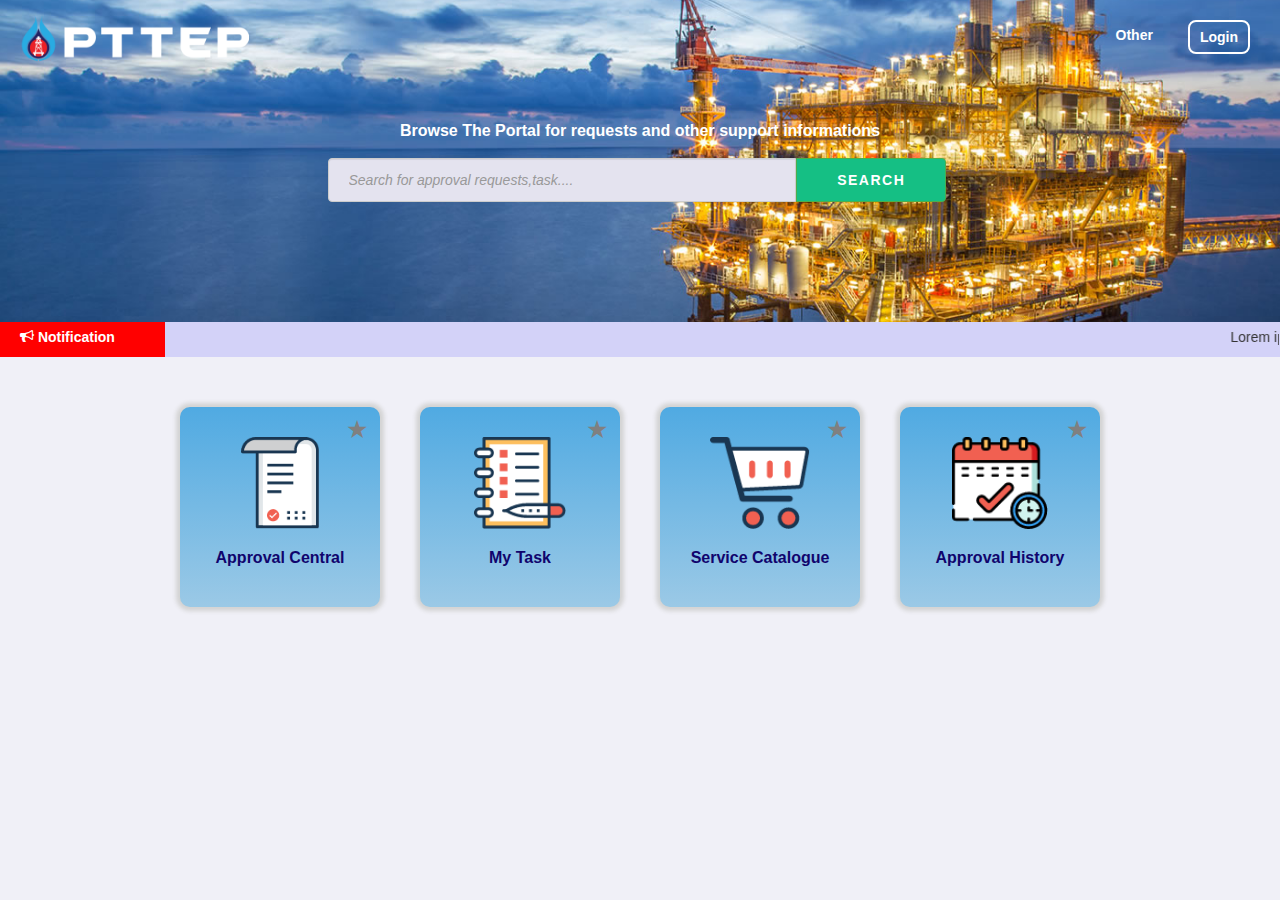
<file: index.html>
<!DOCTYPE html>
<html lang="en">
<head>
    <meta charset="UTF-8">
    <meta name="viewport" content="width=device-width, initial-scale=1.0">
    <meta http-equiv="X-UA-Compatible" content="ie=edge">
    <title>Document</title>

<link rel="stylesheet" href="assets/css/index.css"  >

<link rel="stylesheet" href="https://stackpath.bootstrapcdn.com/font-awesome/4.7.0/css/font-awesome.min.css">

<!-- css only     -->
<link rel="stylesheet" href="https://maxcdn.bootstrapcdn.com/bootstrap/3.4.0/css/bootstrap.min.css">
<!-- JS, Popper.js, and jQuery -->
<script src="https://ajax.googleapis.com/ajax/libs/jquery/3.4.0/jquery.min.js"></script>
<script src="https://maxcdn.bootstrapcdn.com/bootstrap/3.4.0/js/bootstrap.min.js"></script>

</head>
<body>


      <nav class="navbar navbar-default navbar-fixed-top">
            <div class="container-fluid">
              <div class="navbar-header navbar-left pull-left">
                <a href="/" class="navbar-brand">
                    <img src="assets/images/pttep@2x.png"  alt="PTTEP">
                </a>
              </div>

              <div class="navbar-header navbar-right pull-right">
                <ul class="nav navbar-nav navbar-right">
                  <li><a href="">Other</a></li>
                  <li class="login"><a href="">Login</a></li>
                </ul>
              </div>




            </div>
          </nav>


      <div class="banner container-fluid">
          <div class="banner-content">
              <p>Browse The Portal for requests and other support informations</p>
              <div class="input-group">
                <input type="text" class="form-control" placeholder="Search for approval requests,task...." name="search">
                <div class="input-group-btn large">
                  <button class="btn btn-success" type="submit">Search</button>
                </div>
                <div class="input-group-btn small">
                  <button class="btn btn-success" type="submit"><i class="fa fa-search" aria-hidden="true"></i>
                  </button>
                </div>
              </div>
          </div>
        </div>
            <div class="notification">
                <div class="notification-header">
                        <i class="fa fa-bullhorn" aria-hidden="true"></i> &nbsp;<span>
                            Notification

                        </span> 
                </div>
                <div class="notification-body">
                    <marquee behavior="" direction="">
                    Lorem ipsum dolor sit amet consectetur adipisicing elit. Dolorum harum corrupti laudantium tempora nihil, quam id fugiat! Dolorem quas magni nulla illum cum soluta iste eveniet sapiente quo. Dolorem, saepe!
                </marquee>
                </div>
            </div>

      <div class="main-section container">
          <div class="options">
              <div class="card ">
                  <span class="card-star">
                        &#9733;
                  </span>
                  <div class="icon">
                      <img src="assets/images/aprroval_central.png" alt="">
                  </div>
                  <div class="card-name">
                      <h4>Approval Central</h4>
                  </div>
              </div>
              <div class="card ">
                    <span class="card-star">
                            &#9733;
                      </span>
                  <div class="icon">
                      <img src="assets/images/my_task.png" alt="">
                  </div>
                  <div class="card-name">
                      <h4>My Task</h4>
                  </div>
              </div>
              <!-- <div class="card ">
                  <div class="icon">
                      <img src="assets/images/settings.svg" alt="">
                  </div>
                  <div class="card-name">
                      <h4> MY TASK</h4>
                  </div>
              </div> -->
              <div class="card ">
                    <span class="card-star">
                            &#9733;
                      </span>
                  <div class="icon">
                      <img src="assets/images/service_catalogue.png" alt="">
                  </div>
                  <div class="card-name">
                      <h4>Service Catalogue</h4>
                  </div>
              </div>
              <div class="card ">
                    <span class="card-star">
                            &#9733;
                      </span>
                  <div class="icon">
                      <img src="assets/images/approval_history.png" alt="">
                  </div>
                  <div class="card-name">
                      <h4>Approval History</h4>
                  </div>
              </div>
          </div>
      </div>


</body>
</html>
</file>
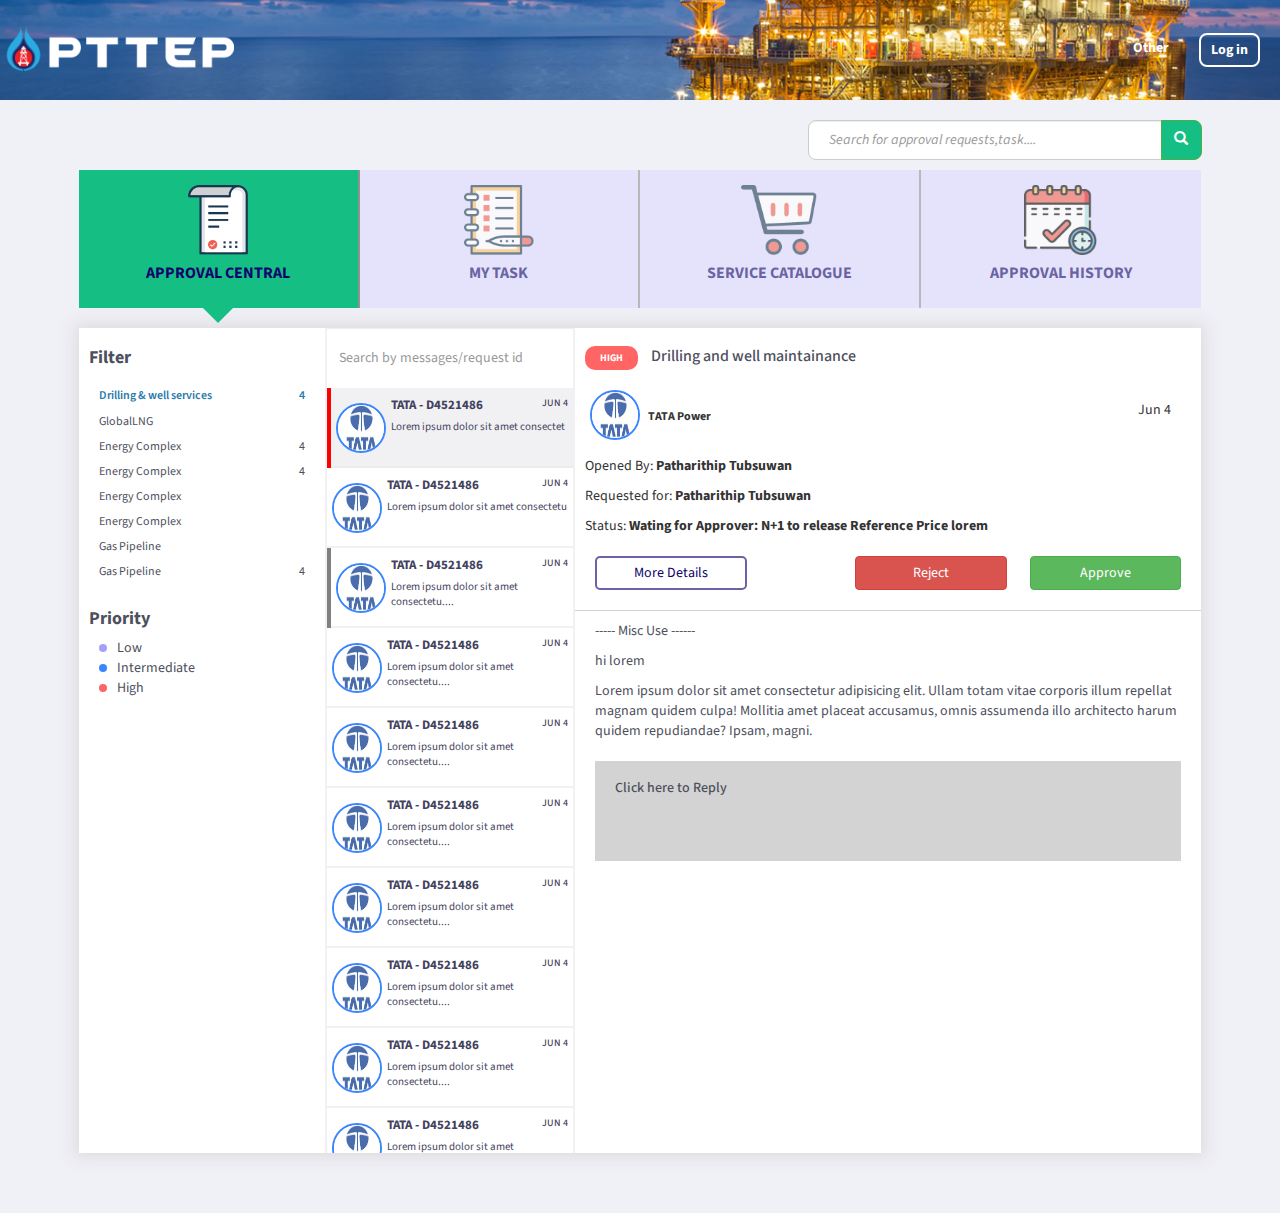
<file: approval.html>
<!DOCTYPE html>
<html lang="en">
<head>
    <meta charset="UTF-8">
    <meta name="viewport" content="width=device-width, initial-scale=1.0">
    <meta http-equiv="X-UA-Compatible" content="ie=edge">
    <title>Document</title>
    <link rel="stylesheet" href="https://stackpath.bootstrapcdn.com/font-awesome/4.7.0/css/font-awesome.min.css">

<link href="https://fonts.googleapis.com/css?family=Source+Sans+Pro:400,600,700&display=swap" rel="stylesheet">


<!--<link rel="stylesheet" href="index.css"  >-->
<link rel="stylesheet" href="assets/css/approval.css"  >
<!-- css only     -->
<link rel="stylesheet" href="https://maxcdn.bootstrapcdn.com/bootstrap/3.4.0/css/bootstrap.min.css">
<!-- JS, Popper.js, and jQuery -->
<script src="https://ajax.googleapis.com/ajax/libs/jquery/3.4.0/jquery.min.js"></script>
<script src="https://maxcdn.bootstrapcdn.com/bootstrap/3.4.0/js/bootstrap.min.js"></script>
</head>
<body>
    


        <div class="header">
            <a href="" class="logo">
                <img src="assets/images/pttep@2x.png" alt="">
            </a>
             <div class="header-right-button">
              <div class="header-button header-other-btn"><a href="">Other</a></div>
              <div class="header-button header-login-btn"><a href="">Log in</a></div>

             </div>
        </div>
<!--
    <nav class="navbar navbar-default navbar-fixed-top">
        <div class="container-fluid">
          <div class="navbar-header">
            <a href="/" class="navbar-brand">
                <img src="assets/images/pttep@2x.png"  alt="PTTEP">
            </a>   
          </div>
          

          
        </div>
      </nav>
-->


    <div class="main-section container">

           <div class="search-box">
            <div class="input-group">
              <input type="text" class="form-control" placeholder="Search for approval requests,task...." name="search">
             
              <div class="input-group-btn small">
                <button class="btn btn-success" type="submit"><span class=" glyphicon glyphicon-search"></span>
            </button>
              </div>
            </div>
            </div>

        <div class="options-nav ">
            <div class="option-item active">
                <div class="icon">
                    <img src="assets/images/aprroval_central.png" alt="">
                </div>
                <div class="option-name">
                    <h4>APPROVAL CENTRAL</h4>
                </div>
            </div>
            <div class="option-item">
                <div class="icon">
                    <img src="assets/images/my_task.png" alt="">
                </div>
                <div class="option-name">
                    <h4>MY TASK</h4>
                </div>
            </div>
            <div class="option-item">
                <div class="icon">
                    <img src="assets/images/service_catalogue.png" alt="">
                </div>
                <div class="option-name">
                    <h4>SERVICE CATALOGUE</h4>
                </div>
            </div>
            <div class="option-item">
                <div class="icon">
                    <img src="assets/images/approval_history.png" alt="">
                </div>
                <div class="option-name">
                    <h4>APPROVAL HISTORY</h4>
                </div>
            </div>
        </div>



        <div class="option-details">
            <div class="side-nav">
                <div class="filter-heading">
                    <h4>Filter</h4>
                </div>

                <div class="filters">
                    <ul>

                        <li  data-toggle="tooltip" data-placement="right" title="Tooltip 1t" class="filter-applied"><div class="filter-text">Drilling & well services</div><span class="filter-number"> 4</span></li>
                        <li  data-toggle="tooltip" data-placement="right" title="Tooltip on 2"><div class="filter-text">GlobalLNG </div></li>
                        <li  data-toggle="tooltip" data-placement="right" title="Tooltip on 3"><div class="filter-text">Energy Complex </div> <span class="filter-number"> 4</span></li>
                        <li  data-toggle="tooltip" data-placement="right" title="Tooltip on 4"><div class="filter-text">Energy Complex </div><span class="filter-number"> 4</span></li>
                        <li  data-toggle="tooltip" data-placement="right" title="Tooltip on 5"><div class="filter-text">Energy Complex </div> <span class="filter-number"> </span></li>
                        <li  data-toggle="tooltip" data-placement="right" title="Tooltip on 6"><div class="filter-text">Energy Complex </div> <span class="filter-number"> </span></li>
                        <li  data-toggle="tooltip" data-placement="right" title="Tooltip on 7"><div class="filter-text">Gas Pipeline </div> <span class="filter-number"> </span></li>
                        <li  data-toggle="tooltip" data-placement="right" title="Tooltip on 8"><div class="filter-text">Gas Pipeline </div> <span class="filter-number"> 4</span></li>
                    </ul>
                </div>

                <div class="priority">
                    <h4>Priority</h4>
                    <ul>
                        <li>Low</li>
                        <li>Intermediate</li>
                        <li>High</li>
                    </ul>
                </div>
            </div>
            <div class="requests">
                <div class="form-group only-web-view">
                    <input type="text" class="form-control" placeholder="Search by messages/request id">
                </div>
                <div class="mobile mobile-back">
                        
                    <h4>
                        <i class="fa fa-chevron-left" aria-hidden="true"></i>
                         Back
                    </h4>

                </div>

                <div class="form-group only-mobile-view">
                    <select class="form-control dropdown">
                      <option>1</option>
                      <option>2</option>
                      <option>3</option>
                      <option>4</option>
                      <option>5</option>
                    </select>
                </div>
                <div class="message-list">
                <div class="message-container high message-active">
                    <div class="message-item  ">
                        <div class="message-logo">
                            <img src="assets/images/tata.jpg" alt="">
                        </div>
                        <div class="message-name">
                            <h4>TATA - D4521486</h4>
                        </div>
                        <div class="message-date">
                            <h4>JUN 4</h4>
                        </div>
                        <div class="message-text">Lorem ipsum dolor sit amet consectet</div>
                        <div class="request-controls mobile mobile-controls">
                            <button class="reject btn btn-danger" data-toggle="modal" data-target="#myModal">Reject</button>
                            <button class="btn btn-success">Approve</button> 
                        </div>
                        <div class=" mobile mobile-more">
                            <button class="more-btn">More Details</button>
                        </div>
                    </div>
                    <div class="more mobile">
                        <p id="request-more-content">
                            Lorem ipsum dolor sit amet consectetur adipisicing elit. Ullam totam vitae corporis illum repellat magnam quidem culpa! Mollitia amet placeat accusamus, omnis assumenda illo architecto harum quidem repudiandae? Ipsam, magni
                        </p>
                        <button class="less-btn">Show Less <i class="fa fa-chevron-up" aria-hidden="true"></i></button>
                     </div>
                </div>



                <div class="message-container">
                    <div class="message-item  ">
                        <div class="message-logo">
                            <img src="assets/images/tata.jpg" alt="">
                        </div>
                        <div class="message-name">
                            <h4>TATA - D4521486</h4>
                        </div>
                        <div class="message-date">
                            <h4>JUN 4</h4>
                        </div>
                        <div class="message-text">Lorem ipsum dolor sit amet consectetu</div>
                        <div class="request-controls mobile mobile-controls">
                            <button class="reject btn btn-danger" data-toggle="modal" data-target="#myModal">Reject</button>
                            <button class="btn btn-success">Approve</button> 
                        </div>
                        <div class=" mobile mobile-more">
                            <button class="more-btn">More Details</button>
                        </div>
                    </div>
                    <div class="more mobile">
                        <p id="request-more-content">
                            Lorem ipsum dolor sit amet consectetur adipisicing elit. Ullam totam vitae corporis illum repellat magnam quidem culpa! Mollitia amet placeat accusamus, omnis assumenda illo architecto harum quidem repudiandae? Ipsam, magni
                        </p>
                        <button class="less-btn">Show Less <i class="fa fa-chevron-up" aria-hidden="true"></i></button>
                     </div>
                </div>


                <div class="message-container low">
                    <div class="message-item  ">
                        <div class="message-logo">
                            <img src="assets/images/tata.jpg" alt="">
                        </div>
                        <div class="message-name">
                            <h4>TATA - D4521486</h4>
                        </div>
                        <div class="message-date">
                            <h4>JUN 4</h4>
                        </div>
                        <div class="message-text">Lorem ipsum dolor sit amet consectetu....</div>
                        <div class="request-controls mobile mobile-controls">
                            <button class="reject btn btn-danger" data-toggle="modal" data-target="#myModal">Reject</button>
                            <button class="btn btn-success">Approve</button> 
                        </div>
                        <div class=" mobile mobile-more">
                            <button class="more-btn">More Details</button>
                        </div>
                    </div>
                    <div class="more mobile">
                        <p id="request-more-content">
                            Lorem ipsum dolor sit amet consectetur adipisicing elit. Ullam totam vitae corporis illum repellat magnam quidem culpa! Mollitia amet placeat accusamus, omnis assumenda illo architecto harum quidem repudiandae? Ipsam, magni
                        </p>
                        <button class="less-btn">Show Less <i class="fa fa-chevron-up" aria-hidden="true"></i></button>
                     </div>
                </div>


                <div class="message-container ">
                    <div class="message-item  ">
                        <div class="message-logo">
                            <img src="assets/images/tata.jpg" alt="">
                        </div>
                        <div class="message-name">
                            <h4>TATA - D4521486</h4>
                        </div>
                        <div class="message-date">
                            <h4>JUN 4</h4>
                        </div>
                        <div class="message-text">Lorem ipsum dolor sit amet consectetu....</div>
                        <div class="request-controls mobile mobile-controls">
                            <button class="reject btn btn-danger" data-toggle="modal" data-target="#myModal">Reject</button>
                            <button class="btn btn-success">Approve</button> 
                        </div>
                        <div class=" mobile mobile-more">
                            <button class="more-btn">More Details</button>
                        </div>
                    </div>
                    <div class="more mobile">
                        <p id="request-more-content">
                            Lorem ipsum dolor sit amet consectetur adipisicing elit. Ullam totam vitae corporis illum repellat magnam quidem culpa! Mollitia amet placeat accusamus, omnis assumenda illo architecto harum quidem repudiandae? Ipsam, magni
                        </p>
                        <button class="less-btn">Show Less <i class="fa fa-chevron-up" aria-hidden="true"></i></button>
                     </div>
                </div>

                <div class="message-container ">
                    <div class="message-item  ">
                        <div class="message-logo">
                            <img src="assets/images/tata.jpg" alt="">
                        </div>
                        <div class="message-name">
                            <h4>TATA - D4521486</h4>
                        </div>
                        <div class="message-date">
                            <h4>JUN 4</h4>
                        </div>
                        <div class="message-text">Lorem ipsum dolor sit amet consectetu....</div>
                        <div class="request-controls mobile mobile-controls">
                            <button class="reject btn btn-danger" data-toggle="modal" data-target="#myModal">Reject</button>
                            <button class="btn btn-success">Approve</button> 
                        </div>
                        <div class=" mobile mobile-more">
                            <button class="more-btn">More Details</button>
                        </div>
                    </div>
                    <div class="more mobile">
                        <p id="request-more-content">
                            Lorem ipsum dolor sit amet consectetur adipisicing elit. Ullam totam vitae corporis illum repellat magnam quidem culpa! Mollitia amet placeat accusamus, omnis assumenda illo architecto harum quidem repudiandae? Ipsam, magni
                        </p>
                        <button class="less-btn">Show Less <i class="fa fa-chevron-up" aria-hidden="true"></i></button>
                     </div>
                </div>
                <div class="message-container ">
                    <div class="message-item  ">
                        <div class="message-logo">
                            <img src="assets/images/tata.jpg" alt="">
                        </div>
                        <div class="message-name">
                            <h4>TATA - D4521486</h4>
                        </div>
                        <div class="message-date">
                            <h4>JUN 4</h4>
                        </div>
                        <div class="message-text">Lorem ipsum dolor sit amet consectetu....</div>
                        <div class="request-controls mobile mobile-controls">
                            <button class="reject btn btn-danger" data-toggle="modal" data-target="#myModal">Reject</button>
                            <button class="btn btn-success">Approve</button> 
                        </div>
                        <div class=" mobile mobile-more">
                            <button class="more-btn">More Details</button>
                        </div>
                    </div>
                    <div class="more mobile">
                        <p id="request-more-content">
                            Lorem ipsum dolor sit amet consectetur adipisicing elit. Ullam totam vitae corporis illum repellat magnam quidem culpa! Mollitia amet placeat accusamus, omnis assumenda illo architecto harum quidem repudiandae? Ipsam, magni
                        </p>
                        <button class="less-btn">Show Less <i class="fa fa-chevron-up" aria-hidden="true"></i></button>
                     </div>
                </div>
                <div class="message-container ">
                    <div class="message-item  ">
                        <div class="message-logo">
                            <img src="assets/images/tata.jpg" alt="">
                        </div>
                        <div class="message-name">
                            <h4>TATA - D4521486</h4>
                        </div>
                        <div class="message-date">
                            <h4>JUN 4</h4>
                        </div>
                        <div class="message-text">Lorem ipsum dolor sit amet consectetu....</div>
                        <div class="request-controls mobile mobile-controls">
                            <button class="reject btn btn-danger" data-toggle="modal" data-target="#myModal">Reject</button>
                            <button class="btn btn-success">Approve</button> 
                        </div>
                        <div class=" mobile mobile-more">
                            <button class="more-btn">More Details</button>
                        </div>
                    </div>
                    <div class="more mobile">
                        <p id="request-more-content">
                            Lorem ipsum dolor sit amet consectetur adipisicing elit. Ullam totam vitae corporis illum repellat magnam quidem culpa! Mollitia amet placeat accusamus, omnis assumenda illo architecto harum quidem repudiandae? Ipsam, magni
                        </p>
                        <button class="less-btn">Show Less <i class="fa fa-chevron-up" aria-hidden="true"></i></button>
                     </div>
                </div>
                <div class="message-container ">
                    <div class="message-item  ">
                        <div class="message-logo">
                            <img src="assets/images/tata.jpg" alt="">
                        </div>
                        <div class="message-name">
                            <h4>TATA - D4521486</h4>
                        </div>
                        <div class="message-date">
                            <h4>JUN 4</h4>
                        </div>
                        <div class="message-text">Lorem ipsum dolor sit amet consectetu....</div>
                        <div class="request-controls mobile mobile-controls">
                            <button class="reject btn btn-danger" data-toggle="modal" data-target="#myModal">Reject</button>
                            <button class="btn btn-success">Approve</button> 
                        </div>
                        <div class=" mobile mobile-more">
                            <button class="more-btn">More Details</button>
                        </div>
                    </div>
                    <div class="more mobile">
                        <p id="request-more-content">
                            Lorem ipsum dolor sit amet consectetur adipisicing elit. Ullam totam vitae corporis illum repellat magnam quidem culpa! Mollitia amet placeat accusamus, omnis assumenda illo architecto harum quidem repudiandae? Ipsam, magni
                        </p>
                        <button class="less-btn">Show Less <i class="fa fa-chevron-up" aria-hidden="true"></i></button>
                     </div>
                </div>
                <div class="message-container ">
                    <div class="message-item  ">
                        <div class="message-logo">
                            <img src="assets/images/tata.jpg" alt="">
                        </div>
                        <div class="message-name">
                            <h4>TATA - D4521486</h4>
                        </div>
                        <div class="message-date">
                            <h4>JUN 4</h4>
                        </div>
                        <div class="message-text">Lorem ipsum dolor sit amet consectetu....</div>
                        <div class="request-controls mobile mobile-controls">
                            <button class="reject btn btn-danger" data-toggle="modal" data-target="#myModal">Reject</button>
                            <button class="btn btn-success">Approve</button> 
                        </div>
                        <div class=" mobile mobile-more">
                            <button class="more-btn">More Details</button>
                        </div>
                    </div>
                    <div class="more mobile">
                        <p id="request-more-content">
                            Lorem ipsum dolor sit amet consectetur adipisicing elit. Ullam totam vitae corporis illum repellat magnam quidem culpa! Mollitia amet placeat accusamus, omnis assumenda illo architecto harum quidem repudiandae? Ipsam, magni
                        </p>
                        <button class="less-btn">Show Less <i class="fa fa-chevron-up" aria-hidden="true"></i></button>
                     </div>
                </div>
                <div class="message-container ">
                    <div class="message-item  ">
                        <div class="message-logo">
                            <img src="assets/images/tata.jpg" alt="">
                        </div>
                        <div class="message-name">
                            <h4>TATA - D4521486</h4>
                        </div>
                        <div class="message-date">
                            <h4>JUN 4</h4>
                        </div>
                        <div class="message-text">Lorem ipsum dolor sit amet consectetu....</div>
                        <div class="request-controls mobile mobile-controls">
                            <button class="reject btn btn-danger" data-toggle="modal" data-target="#myModal">Reject</button>
                            <button class="btn btn-success">Approve</button> 
                        </div>
                        <div class=" mobile mobile-more">
                            <button class="more-btn">More Details</button>
                        </div>
                    </div>
                    <div class="more mobile">
                        <p id="request-more-content">
                            Lorem ipsum dolor sit amet consectetur adipisicing elit. Ullam totam vitae corporis illum repellat magnam quidem culpa! Mollitia amet placeat accusamus, omnis assumenda illo architecto harum quidem repudiandae? Ipsam, magni
                        </p>
                        <button class="less-btn">Show Less <i class="fa fa-chevron-up" aria-hidden="true"></i></button>
                     </div>
                </div>
                <div class="message-container ">
                    <div class="message-item  ">
                        <div class="message-logo">
                            <img src="assets/images/tata.jpg" alt="">
                        </div>
                        <div class="message-name">
                            <h4>TATA - D4521486</h4>
                        </div>
                        <div class="message-date">
                            <h4>JUN 4</h4>
                        </div>
                        <div class="message-text">Lorem ipsum dolor sit amet consectetu....</div>
                        <div class="request-controls mobile mobile-controls">
                            <button class="reject btn btn-danger" data-toggle="modal" data-target="#myModal">Reject</button>
                            <button class="btn btn-success">Approve</button> 
                        </div>
                        <div class=" mobile mobile-more">
                            <button class="more-btn">More Details</button>
                        </div>
                    </div>
                    <div class="more mobile">
                        <p id="request-more-content">
                            Lorem ipsum dolor sit amet consectetur adipisicing elit. Ullam totam vitae corporis illum repellat magnam quidem culpa! Mollitia amet placeat accusamus, omnis assumenda illo architecto harum quidem repudiandae? Ipsam, magni
                        </p>
                        <button class="less-btn">Show Less <i class="fa fa-chevron-up" aria-hidden="true"></i></button>
                     </div>
                </div>
                <div class="message-container ">
                    <div class="message-item  ">
                        <div class="message-logo">
                            <img src="assets/images/tata.jpg" alt="">
                        </div>
                        <div class="message-name">
                            <h4>TATA - D4521486</h4>
                        </div>
                        <div class="message-date">
                            <h4>JUN 4</h4>
                        </div>
                        <div class="message-text">Lorem ipsum dolor sit amet consectetu....</div>
                        <div class="request-controls mobile mobile-controls">
                            <button class="reject btn btn-danger" data-toggle="modal" data-target="#myModal">Reject</button>
                            <button class="btn btn-success">Approve</button> 
                        </div>
                        <div class=" mobile mobile-more">
                            <button class="more-btn">More Details</button>
                        </div>
                    </div>
                    <div class="more mobile">
                        <p id="request-more-content">
                            Lorem ipsum dolor sit amet consectetur adipisicing elit. Ullam totam vitae corporis illum repellat magnam quidem culpa! Mollitia amet placeat accusamus, omnis assumenda illo architecto harum quidem repudiandae? Ipsam, magni
                        </p>
                        <button class="less-btn">Show Less <i class="fa fa-chevron-up" aria-hidden="true"></i></button>
                     </div>
                </div>


                <div class="message-container intermediate">
                    <div class="message-item  ">
                        <div class="message-logo">
                            <img src="assets/images/tata.jpg" alt="">
                        </div>
                        <div class="message-name">
                            <h4>TATA - D4521486</h4>
                        </div>
                        <div class="message-date">
                            <h4>JUN 4</h4>
                        </div>
                        <div class="message-text">Lorem ipsum dolor sit amet consectetu....</div>
                        <div class="request-controls mobile mobile-controls">
                            <button class="reject btn btn-danger" data-toggle="modal" data-target="#myModal">Reject</button>
                            <button class="btn btn-success">Approve</button> 
                        </div>
                        <div class=" mobile mobile-more">
                            <button class="more-btn">More Details</button>
                        </div>
                    </div>
                    <div class="more mobile">
                        <p id="request-more-content">
                            Lorem ipsum dolor sit amet consectetur adipisicing elit. Ullam totam vitae corporis illum repellat magnam quidem culpa! Mollitia amet placeat accusamus, omnis assumenda illo architecto harum quidem repudiandae? Ipsam, magni
                        </p>
                        <button class="less-btn">Show Less <i class="fa fa-chevron-up" aria-hidden="true"></i></button>
                     </div>
                </div>
                </div>
            </div>
            <div class="request-details">
               
                <div class="request-header">
                    <div class="request-priority">
                        <span class="p-high">HIGH</span>
                    </div>
                    <div class="request-title">
                        <h4>Drilling and well maintainance</h4>
                    </div>
                    <div class="request-logo">
                        <div class="message-logo"><img src="assets/images/tata.jpg" alt=""></div>
                        <div class="logo-name">TATA Power</div>
                        <div class="request-date">Jun 4</div>
                    </div>
                    <div class="request-controls">
                          <div class="card-details">
                               <p>Opened By: <strong>Patharithip Tubsuwan</strong></p>
                           <p>Requested for: <strong>Patharithip Tubsuwan</strong></p>
                           <p>Status: <strong>Wating for Approver: N+1 to release Reference Price lorem</strong></p>
                          </div>

                            <button class="more-btn">More Details</button>

                        <button class="reject btn btn-danger" data-toggle="modal" data-target="#myModal" >Reject</button>



                        <button class="btn btn-success">Approve</button> 
                    </div>
                </div>

                <div class="request-content">

                   <p> ----- Misc Use ------</p>
                    <p>hi lorem</p>
                    <p id="request-content-text">Lorem ipsum dolor sit amet consectetur adipisicing elit. Ullam totam vitae corporis illum repellat magnam quidem culpa! Mollitia amet placeat accusamus, omnis assumenda illo architecto harum quidem repudiandae? Ipsam, magni.</p>
                    <div class="reply">
                            <h5>Click here to Reply</h5>
                    </div>
                </div>
            </div>
        </div>

  <!-- Modal for reject button-->
  <div class="modal fade" id="myModal" role="dialog">
    <div class="modal-dialog">

      <!-- Modal content-->
      <div class="modal-content">
        <div class="modal-header">
          <button type="button" class="close" data-dismiss="modal">&times;</button>
          <h4 class="modal-title">Rejection Reason</h4>
        </div>
        <div class="modal-body">
          <p><textarea name="reject-feedback" id="reject-feedback" rows="10"></textarea></p>
        </div>
        <div class="modal-footer">
          <button type="button" class="btn btn-default" data-dismiss="modal">Cancel</button>
          <button type="button" class="btn btn-primary">Submit</button>
        </div>
      </div>
    </div>
  </div>
    </div>


<br>
<br>
<br>

    <script>
        var mobileBox = document.getElementById("request-more-content");
        var text = document.getElementById("request-content-text");

        var btn = document.getElementsByClassName("mobile-more");
        var i=0;
        console.log(btn.length)
        for(i=0;i<btn.length;i++){
            btn[i].addEventListener("click",function(){
                console.log(this)
                var el =  this.parentElement.nextElementSibling
                if(el.classList.contains("show-more")){
                    el.classList.remove("show-more")
                }
                else{
                    el.classList.add("show-more")

                }
            })
        }
        var lbtn = document.getElementsByClassName("less-btn");
        var i=0;
        console.log(lbtn.length)
        for(i=0;i<lbtn.length;i++){
            lbtn[i].addEventListener("click",function(){
                console.log(this)
                this.parentElement.classList.remove("show-more")
            })
        }
    </script>
</body>
</html>
</file>
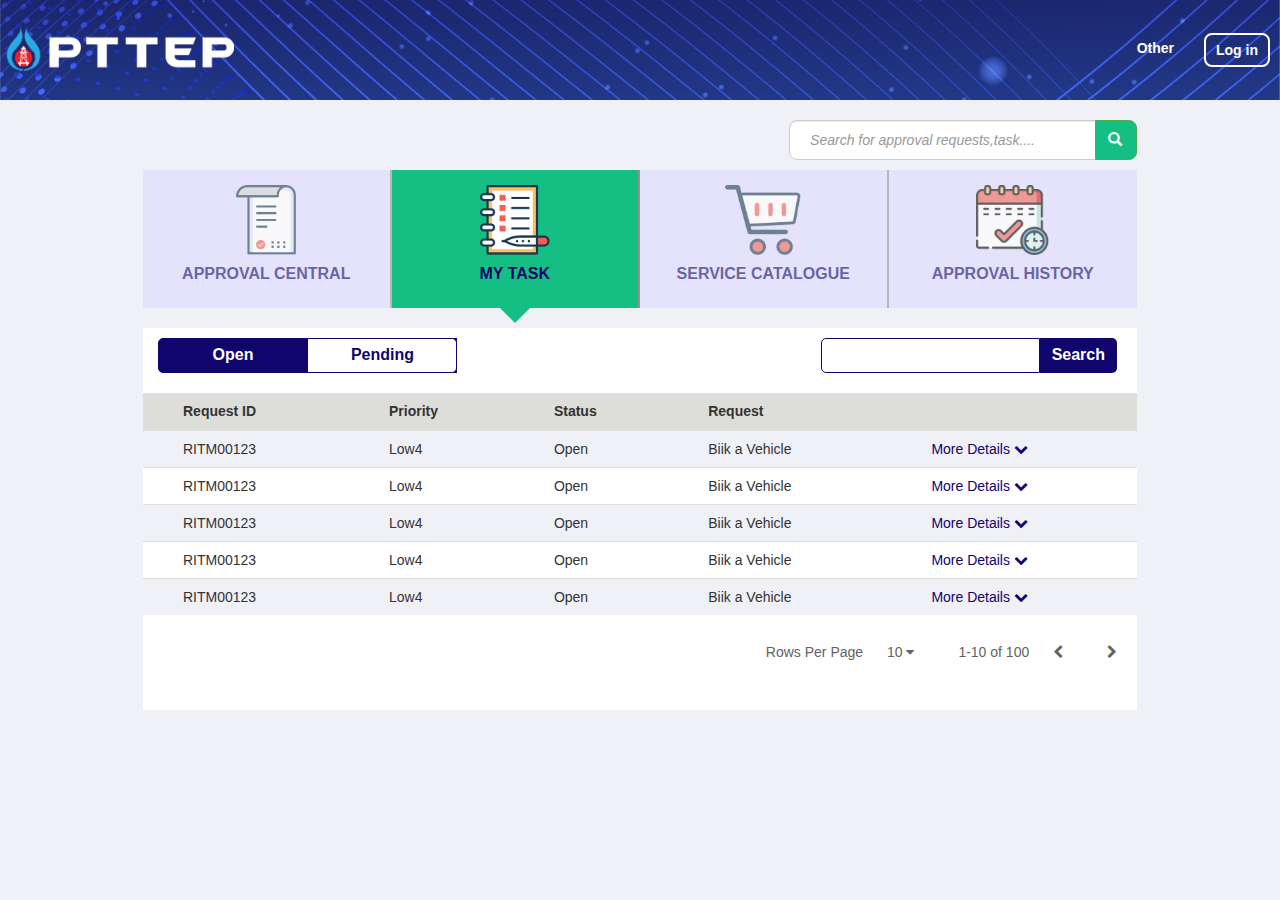
<file: task.html>
<!DOCTYPE html>
<html lang="en">
<head>
    <meta charset="UTF-8">
    <meta name="viewport" content="width=device-width, initial-scale=1.0">
    <meta http-equiv="X-UA-Compatible" content="ie=edge">
    <title>TAsk</title>   
<link rel="stylesheet" href="assets/css/task.css"  >

<link rel="stylesheet" href="https://stackpath.bootstrapcdn.com/font-awesome/4.7.0/css/font-awesome.min.css">

<!-- css only     -->
<link rel="stylesheet" href="https://maxcdn.bootstrapcdn.com/bootstrap/3.4.0/css/bootstrap.min.css">
<!-- JS, Popper.js, and jQuery -->
<script src="https://ajax.googleapis.com/ajax/libs/jquery/3.4.0/jquery.min.js"></script>
<script src="https://maxcdn.bootstrapcdn.com/bootstrap/3.4.0/js/bootstrap.min.js"></script>
</head>
<body>
    <div class="header">
        <a href="" class="logo">
            <img src="assets/images/pttep@2x.png" alt="">
        </a>
         <div class="header-right-button">
          <div class="header-button header-other-btn"><a href="">Other</a></div>
          <div class="header-button header-login-btn"><a href="">Log in</a></div>

         </div>
    </div>


    <div  class="main-section container">

        <div class="search-box">
            <div class="input-group">
              <input type="text" class="form-control" placeholder="Search for approval requests,task...." name="search">
             
              <div class="input-group-btn small">
                <button class="btn btn-success" type="submit"><span class=" glyphicon glyphicon-search"></span>
            </button>
              </div>
            </div>
            </div>

        <div class="options-nav ">
            <div class="option-item">
                <div class="icon">
                    <img src="assets/images/aprroval_central.png" alt="">
                </div>
                <div class="option-name">
                    <h4>APPROVAL CENTRAL</h4>
                </div>
            </div>
            <div class="option-item active">
                <div class="icon">
                    <img src="assets/images/my_task.png" alt="">
                </div>
                <div class="option-name">
                    <h4>MY TASK</h4>
                </div>
            </div>
            <div class="option-item">
                <div class="icon">
                    <img src="assets/images/service_catalogue.png" alt="">
                </div>
                <div class="option-name">
                    <h4>SERVICE CATALOGUE</h4>
                </div>
            </div>
            <div class="option-item">
                <div class="icon">
                    <img src="assets/images/approval_history.png" alt="">
                </div>
                <div class="option-name">
                    <h4>APPROVAL HISTORY</h4>
                </div>
            </div>
        </div>

        <div id="task">
            <div class="task-header">
              <div class="status">

               <button class="open active-task-filter">Open</button>
               <button class="open">Pending</button>
              </div>

                <div class="search-task">
                    <input type="text" placeholder="">
                    <div class="search-task-btn">
                        <button class="">Search</button>
                    </div>
                </div>
            </div>

            <div class="task-list">
                <table class="table table-hover table-striped table-responsive" >
                    <thead>
                        <tr>
                            <th>Request ID</th>
                            <th>Priority</th>
                            <th>Status</th>
                            <th>Request</th>
                            <th></th>
                        </tr>
                    </thead>
                    <tbody>
                        <tr>
                            <td>RITM00123</td>
                            <td>Low4</td>
                            <td>Open</td>
                            <td>Biik a Vehicle</td>
                            <td class="more-details">More Details <i class="fa fa-chevron-down"></i> </td>
                        </tr>
                        <tr>
                            <td>RITM00123</td>
                            <td>Low4</td>
                            <td>Open</td>
                            <td>Biik a Vehicle</td>
                            <td class="more-details">More Details <i class="fa fa-chevron-down"></i> </td>
                        </tr>
                        <tr>
                            <td>RITM00123</td>
                            <td>Low4</td>
                            <td>Open</td>
                            <td>Biik a Vehicle</td>
                            <td class="more-details">More Details <i class="fa fa-chevron-down"></i> </td>
                        </tr>
                        <tr>
                            <td>RITM00123</td>
                            <td>Low4</td>
                            <td>Open</td>
                            <td>Biik a Vehicle</td>
                            <td class="more-details">More Details <i class="fa fa-chevron-down"></i> </td>
                        </tr>
                        <tr>
                            <td>RITM00123</td>
                            <td>Low4</td>
                            <td>Open</td>
                            <td>Biik a Vehicle</td>
                            <td class="more-details">More Details <i class="fa fa-chevron-down"></i> </td>
                        </tr>

                    </tbody>
                    
                </table>
            </div>
            <div class="table-paginator">
                <div class="align-right">
                    <div class="rpp">
                        <h4>Rows Per Page </h4>
                        <span>10 <i class="fa fa-caret-down"></i> </span>
                    </div>
                    <div class="page-control">
                        <div class="current-page">1-10 of 100</div>
                        <span class="page-prev"><i class="fa fa-chevron-left"></i></span>
                        <span class="page-next"><i class="fa fa-chevron-right"></i></span>
                    </div>
                </div>  
            </div>
        </div>




    </div>

</body>
</html>
</file>
<file: assets/css/index.css>
*{
    list-style-type: none;
}
body{
    font-family: 'Source Sans Pro', sans-serif !important;
    background-color: #f0f0f7 !important;
}
nav{
    background: transparent !important;
    border-bottom: none !important;
    border:none !important;
    width: 100% !important;
    position: absolute !important;
}
.nav a{
    color:white !important;
    font-weight: 600
}


.navbar-toggle {
  float: left !important;
  margin-left: 15px;
}

.navbar-header.navbar-right.pull-right {
  margin-right: 30px;
}

.navbar-right > li {
  float: left;
  margin-top: 1rem;
}

.nav ul li{
    margin-right: 2rem !important;
}
.login{
    padding-top:1rem !important;
}
.login a{
    padding-top:0.5rem !important;
    padding-bottom:0.5rem !important;
    padding-left:1rem !important;
    padding-right:1rem !important;
    margin-left: 2rem;
    border-radius: 8px;
    border:2px solid white;
}
.banner{
    padding:12rem 0; 
    background: url("../images/banner_1.jpg") ;
    background-size:cover ;
    background-position: center;
    /* position: absolute; */
    top:0;
    z-index: -1;

}
.banner-content{
    max-width:50%;
    margin:0 auto;

}
.banner-content p{
    text-align: center;
    color:white;
    font-weight: 600;
    font-size: 1.6rem;
    margin-bottom: 15px;
}
.banner-content  .input-group{
    height:4.4rem;
padding:0 !important;
}
.banner-content .input-group input{
    height:4.4rem;
    background-color: #e4e3ef;
    padding:0 2rem;
    font-style: italic;
    color:#727272;
}
.banner-content .input-group-btn button{
    height: 4.4rem;
    min-width:150px;
    text-transform: uppercase;
    font-weight: 600;
    letter-spacing: 1.5px;
    background-color: #15BF84;
    border-top-left-radius: 0;
    border-bottom-left-radius: 0;
}
.notification{
    display: flex;
    flex-direction: row;
}
.notification-header{
    padding: .5rem 2rem;
    padding-right: 5rem;
    background-color: red ;
    color: white;
    font-weight: bold;
    display: flex;
}
.notification-header i{
    margin-top: 2px;
}
.notification-body{
    background-color: #d3d2f8;
    padding: .5rem .1rem;
}
.options{
    display: flex;
    justify-content: center;
    flex-wrap: wrap;
    margin:4rem;
}
.card{
    text-align: center;
    width:200px;
    height:200px;
    display: flex;
    flex-direction: column;
    justify-content: center;
    border-radius: 10px;
    margin:10px 20px;
    background: white;
    box-shadow: 0 0 4px 4px lightgrey;
    cursor: pointer;
    background-image: linear-gradient(to bottom, #50aae2 , #9bc9e6);
    position: relative;
}
.icon{
    width:max-content;
    margin: 0 auto;
}
.card img{
    height:92px;
    margin:0 auto;
}
.card-star{
    color: grey;
    position: absolute;
    right: 1.2rem;
    top:.5rem;
    z-index: 99;
    font-size: 2.5rem;
}
.card-name h4{
    color:#10046D;
    font-weight: bolder;
    text-align: center;
    margin-top:20px; 
    font-size: 16px;
}


@media only screen and (max-width: 37.5em) {
    .card{
        height: 118px;
        width: 118px;
    }
    .card img{
        height:54px;
    }
    .card-name h4{
        font-size: 8px;
    }
    .banner{
        /* height: 10px;    */
    }
}
.small button{
    display: none ;
    height: 100%;
        min-width:30px !important;
        transform: translateX(-10px);
        text-transform: uppercase;
        font-weight: 600;
        letter-spacing: 1.5px;
 }
 .large button{
     display: block;
 }

@media (max-width:900px){
    .banner-content{
        max-width: 70%
    }
}

@media (max-width:700px){
    .notification-header{
        padding: .5rem 1rem;
        font-size: 1.3rem;
        padding-right: 1rem;
        background-color: red ;
        color: white;
        font-weight: bold;
        display: flex;
        align-items: center;
    }
    .notification-header i{
        margin-top: 1px;
    }
    .notification-body{
        background-color: #d3d2f8;
        padding: .8rem .1rem;
        font-size: 1.3rem;
    }
    .large button{
       display: none !important;
    }
    .banner-content  .input-group{
        height:3rem;
    }
    .small button{
        display: block;
        
    }
    .banner-content{
        max-width:80%;
        margin:0 auto;
    
    }
    .login{
        padding-top: .5rem !important;
    }
    
}
@media (max-width:570px){
    .options{
        margin: 0;
    }
    .navbar-brand img{
        max-width:200px;
    }
    .banner{

        height: 220px;
    }

}
@media (max-width:370px){
    .navbar-brand img{
        max-width:125px;
    }
    .card{
        margin:10px;
    }
    .banner{
        padding-top: 8rem;
        padding-bottom: 2rem;
    }
    .banner-content  .input-group{
    padding:0 !important;
    margin-bottom: 90px;
    }

    
    
}
@media (max-width:280px){
    .navbar-brand img{
        max-width:100px;
    }
    nav ul li a{
        padding:8px  0!important;
    }

    
}
</file>
<file: index.css>
*{
    list-style-type: none;
}
body{
    font-family: 'Source Sans Pro', sans-serif !important;
    background-color: #f0f0f7 !important;
}
nav{
    background: transparent !important;
    border-bottom: none !important;
    border:none !important;
    width: 100% !important;
    position: absolute !important;
}
.nav a{
    color:white !important;
    font-weight: 600
}


.navbar-toggle {
  float: left !important;
  margin-left: 15px;
}

.navbar-header.navbar-right.pull-right {
  margin-right: 15px;
}

.navbar-right > li {
  float: left;
}

.nav ul li{
    margin-right: 1rem !important;
}
.login{
    padding-top:1rem !important;
}
.login a{
    padding-top:0.5rem !important;
    padding-bottom:0.5rem !important;
    padding-left:1rem !important;
    padding-right:1rem !important;
    margin-left: 2rem;
    border-radius: 8px;
    border:2px solid white;
}
.banner{
    padding:12rem 0; 
    background: url("assets/images/Artboard.png") ;
    background-size:cover ;
    /* position: absolute; */
    top:0;
    z-index: -1;

}
.banner-content{
    max-width:50%;
    margin:0 auto;

}
.banner-content p{
    text-align: center;
    color:white;
    font-weight: 600;
    font-size: 1.6rem;
    margin-bottom: 15px;
}
.banner-content  .input-group{
    height:4.4rem;
padding:0 !important;
}
.banner-content .input-group input{
    height:4.4rem;
    background-color: #e4e3ef;
    padding:0 2rem;
    font-style: italic;
    color:#727272;
}
.banner-content .input-group-btn button{
    height: 4.4rem;
    min-width:150px;
    text-transform: uppercase;
    font-weight: 600;
    letter-spacing: 1.5px;
    background-color: #15BF84;
    border-top-left-radius: 0;
    border-bottom-left-radius: 0;
}
.options{
    display: flex;
    justify-content: center;
    flex-wrap: wrap;
    margin:4rem;
}
.card{
    width:200px;
    height:200px;
    display: flex;
    flex-direction: column;
    justify-content: center;
    border-radius: 10px;
    margin:10px 20px;
    background: white;
    box-shadow: 0 0 4px 4px lightgrey;
}
.icon{
    width:max-content;
    margin: 0 auto;
}
.card img{
    height:92px;
    margin:0 auto;
}
.card-name h4{
    color:#10046D;
    font-weight: bolder;
    text-align: center;
    margin-top:20px; 
    font-size: 16px;
}


@media only screen and (max-width: 37.5em) {
    .card{
        height: 118px;
        width: 118px;
    }
    .card img{
        height:54px;
    }
    .card-name h4{
        font-size: 8px;
    }
    .banner{
        /* height: 10px;    */
    }
}
.small button{
    display: none ;
    height: 100%;
        min-width:30px !important;
        transform: translateX(-10px);
        text-transform: uppercase;
        font-weight: 600;
        letter-spacing: 1.5px;
 }
 .large button{
     display: block;
 }

@media (max-width:900px){
    .banner-content{
        max-width: 70%
    }
}

@media (max-width:700px){
    .large button{
       display: none !important;
    }
    .banner-content  .input-group{
        height:3rem;
    }
    .small button{
        display: block;
        
    }
    .banner-content{
        max-width:80%;
        margin:0 auto;
    
    }
    .login{
        padding-top: .5rem !important;
    }
    
}
@media (max-width:570px){
    .options{
        margin: 0;
    }
    .navbar-brand img{
        max-width:200px;
    }
    .banner{

        height: 220px;
    }

}
@media (max-width:370px){
    .navbar-brand img{
        max-width:125px;
    }
    .card{
        margin:10px;
    }
    .banner{
        padding-top: 8rem;
        padding-bottom: 2rem;
    }
    .banner-content  .input-group{
    padding:0 !important;
    margin-bottom: 90px;
    }

    
}
@media (max-width:280px){
    .navbar-brand img{
        max-width:100px;
    }
    nav ul li a{
        padding:8px  0!important;
    }

    
}
</file>
<file: assets/css/approval.css>
* {
    list-style-type: none;
}

body {
    font-family: 'Source Sans Pro', sans-serif !important;
    background-color: #f0f0f7 !important;
}

.header {
    background: url("../images/banner_1.jpg");
    background-size: cover;
    background-position: center;
    height: 100px;
    display: flex;
    align-items: center;
    justify-content: space-between;
}

.header-right-button {
    display: flex;
    align-content: center;
    margin-right: 1rem;
}

.header-other-btn {
    padding: 5px 10px;
}

.header-login-btn {
    border: 2px solid white;
    padding: 5px 10px;
    border-radius: 8px;
}

.header-button {
    margin: 0 10px;
}

.header-button a {
    color: white;
    text-decoration: none;
    font-weight: bold;
}

.header-button a:hover {
    color: white;
}

.logo {
    /*   padding-left: 20px;*/
}

.login {
    padding-top: 1rem !important;
}

.login a {
    padding-top: 0.5rem !important;
    padding-bottom: 0.5rem !important;
    padding-left: 1rem !important;
    padding-right: 1rem !important;
    margin-left: 2rem;
    border-radius: 8px;
    border: 2px solid white;
}


.icon {
    width: max-content;
    margin: 0 auto;
}

.small button {
    display: none;
    height: 100%;
    min-width: 30px !important;
    transform: translateX(-10px);
    text-transform: uppercase;
    font-weight: 600;
    letter-spacing: 1.5px;
}

.large button {
    display: block;
}

.main-section {
    width: 90% !important;
    min-width: 800px;
    max-width: 100%;
    margin-top: 2rem;
}

.search-box {
    margin-bottom: 10px;
    width: 36%;
    margin-left: 65%;
}

.search-box .input-group {
    height: 40px;
    padding: 0 !important;
}

.search-box .input-group input {
    height: 40px;
    padding: 0 2rem;
    font-style: italic;
    color: #727272;
    border-top-left-radius: 8px;
    border-bottom-left-radius: 8px;
}

.search-box .input-group-btn button {
    z-index: 99;
    height: 40px;
    min-width: 150px;
    text-transform: uppercase;
    font-weight: 600;
    letter-spacing: 1.5px;
    background-color: #15BF84;
    border-top-left-radius: 0;
    border-bottom-left-radius: 0;
    border-top-right-radius: 8px;
    border-bottom-right-radius: 8px;
    margin-right: 0;
}

.search-box .input-group .form-control:focus {
    z-index: 1;
}

.small button {
    display: block;
}

.options-nav {
    margin-bottom: 2rem;
    display: flex;
    flex-direction: row;
    width: 100%;
}

.option-item {
    padding: 1.5rem 3rem;
    background-color: #DDDBFF;
    opacity: 0.6;
    cursor: pointer;
    width:25%;
}

.option-item:not(:last-child) {
    border-right: 2px solid #939292;
}

.option-name h4 {
    font-size: 16px;
    color: #10046D;
    font-weight: bolder;
    text-align: center;
}

.active {
    background-color: #15BF84 !important;
    opacity: 1;
    position: relative;
}

.active::after {
    content: "";
    display: block;
    position: absolute;
    bottom: 0;
    left: 50%;
    transform: translate(-50%, 100%);
    width: 0px;
    height: 0px;
    border-right: 15px solid transparent;
    border-left: 15px solid transparent;
    border-top: 15px solid #15BF84;
    border-bottom: 15px solid transparent;
}

.option-details {
    display: flex;
    flex-direction: row;
    width: 100%;
    background-color: white;
    box-shadow: 0px 0px 15px 5px rgba(214, 214, 214, 0.65);
}
.side-nav{
    width: 50%;
}
.requests{
    width: 50%;
}
.side-nav,
.requests {
    box-sizing: border-box;
    border-right: 2px solid rgba(232, 232, 232, 0.62);
}

.side-nav .filter-heading {
    margin-top: 20px;
    color: #4D4F5C;
}

.filter-heading h4 {
    margin-left: 1rem;
    font-weight: bold;
}

.side-nav .filter-btn,
.requests .form-group {
    text-align: center;
    padding-top: 1.25rem;
    height: 6rem;
}

.filter-text {
    max-width: 90%;
    display: inline-block;
}

.dropdown {
    border-radius: 15px;
    width: 100%;
}

#reject-feedback {
    width: 100%;
    border: 1px solid #2c2c2c;
    outline: none;
}

.requests .form-group {
    margin-bottom: 0;
    padding-top: 0;
}

.requests .form-group input {
    height: 100%;
    border-radius: 0;
    outline: none;
    border: none;
}

.filters ul {
    padding: 1rem 2rem;
    color: #4D4F5C;
}

.filters ul li {
    margin-bottom: .8rem;
    font-size: 12px;
    cursor: pointer;
}

.filter-applied {
    color: rgb(40, 122, 170);
    font-weight: 600;
}

.filter-number {
    float: right;
}

.priority {
    color: #4D4F5C;
}

.priority h4 {
    margin-left: 1rem;
    font-weight: bold;
}

.priority ul li::before {
    content: "";
    font-weight: bold;
    display: inline-block;
    margin-left: -1.4em;
    border-radius: 50%;
    height: 8px;
    width: 8px;
    margin-right: 10px;
}

.priority ul li:nth-child(1)::before {
    background-color: #A3A0FB;
}

.priority ul li:nth-child(2)::before {
    background-color: #3B86FF;
}

.priority ul li:nth-child(3)::before {
    background-color: #FF6565;
}
.message-list{
    max-height: 85vh;
    overflow-y: scroll;
}
.message-item {
    color: #43425D;
    height: 80px;
    padding: 0;
    position: relative;
    border-bottom: 2px solid rgba(232, 232, 232, 0.62);
}

.message-logo {
    display: inline-block;
    height: 100%;
    width: 60px;
    /* outline: 2px solid red; */
    padding-top: 15px;
    /*    background-color: red;*/
}

.message-logo img {
    border-radius: 50%;
    display: block;
    width: 50px;
    height: 50px;
    margin: 0 auto;
    border: 2px solid #3B86FF;
    /* outline: 2px solid red; */
}

.message-name {
    display: inline-block;
    width: 180px;
    position: absolute;
    top: 0;
    left: 60px;
}

.message-name h4 {
    font-size: 13px;
    font-weight: bold;
}

.message-text {
    position: absolute;
    top: 40%;
    left: 60px;
    font-size: 11px;
}

.message-date {
    position: absolute;
    top: 0;
    right: 0;
    margin-right: 5px;
    color: #43425D;
}

.message-date h4 {
    font-size: 10px;

}

.high {
    border-left: 4px solid red;
}

.intermediate {
    border-left: 4px solid blue;
}

.low {
    border-left: 4px solid gray;
}

.request-priority {
    display: inline-block;
    width: max-content;
}

.request-header {
    border-bottom: 1px solid lightgray;
    padding: 1rem;
}

.p-high {
    padding: 5px 15px;
    border-radius: 10px;
    color: white;
    font-size: 10px;
    font-weight: bold;
    background-color: #FF6565;
}

.request-title {
    display: inline-block;
    margin-left: 1rem;
}

.request-title h4 {
    font-size: 16px;
    color: #4D4F5C;
}

.request-logo {}

.request-logo .logo-name {
    display: inline-block;
    font-weight: bold;
    font-size: 12px;
    transform: translateY(-20px);
}

.request-date {
    float: right;
    margin-right: 20px;
    transform: translateY(25px);
}

.request-controls {
    text-align: right;
}

.card-details {
    margin-top: 10px;
    text-align: left;
}

.request-controls button {
    margin: 1rem;
    width: 25% !important;
}

.request-content {
    padding: 1rem 2rem;
    font-size: 14px;
    color: #4D4F5C;
}

.reply {
    background-color: lightgray;
    padding: 1rem 2rem;
    height: 100px;
    margin-top: 2rem;
    ;
}

.mobile {
    display: none;
}

.only-mobile-view {
    display: none;
}

.message-active {
    background: #f1f1f3;
}

.more-btn {
    background: none;
    border: 2px solid rgba(16, 4, 109, 0.62);
    color: #10046D;
    border-radius: 5px;
    padding: .5rem;
}

.request-details .more-btn {
    float: left;
}


.option-item .icon {
    height: 70px;
}

.option-item .icon img {
    height: 100%;
!important;
    display: block;
    margin:0 auto;

}

@media (max-width:1130px) {
    .message-name h4 {
        font-size: 12px;
    }
}

@media (max-width:975px) {
    .main-section {
        width: 80%;
    }

    .message-logo {
        width: 50px;
    }

    .message-logo img {
        width: 35px;
        height: 35px;
    }
}

@media (max-width:800px) {
    .only-web-view{
        display: none !important;
    }
    .header {
        height: 70px;
    }

    .logo {
        padding-left: 10px;
        max-width: 150px;
    }

    .logo img {
        max-width: 100%;

    }

    .main-section {
        width: 100% !important;
        min-width: auto;
        max-width: auto;
        padding-top: 0;
    }

    .search-box {
        margin: 15px auto;
        width: 90%;
    }

    .mobile {
        display: block;
    }

    .container {
        padding: 0 !important;
    }

    .active::after {
        display: none;
    }
    .requests{
        width: 100%;
    }
    .options-nav {
        margin-top: 0;
    }

    .option-item {
        padding: 0.2rem 1rem;;
        height: 70px;
        text-align: center;
    }

    .requests {
        border: none;
    }

    .requests .form-group {
        display: inline-block;
        width: 80%;
        position: relative;
        padding-top: 1rem;
    }

    .requests .form-group input {
        height: 60%;
        width: 75% !important;
        border-radius: 10px;
        border: 1px solid #10046D;
        font-size: 10px;
    }

    .requests .form-group i {
        display: inline-block;
        position: absolute;
        top: 0;
        height: 60%;
        width: 12%;
        color: #10046D;
        font-size: 24px;
        padding: .5rem;
        margin-top: 1rem;
        margin-right: 0;
    }

    .requests .form-group i:nth-child(3) {
        right: 0;

    }

    .requests .form-group i:nth-child(2) {
        right: 12%;
    }

    .mobile-back {
        width: 15%;
    }

    .option-name h4 {
        font-size: 10px;
    }

    .option-name {

        padding-left: 0;
        padding-right: 0;
    }

    .option-item .icon {
        margin-top: 5px;
        height: 30px;
    }

    /*
    .option-item .icon img{
        height: 30px;
        width: 30px;
    }
*/
    .option-details {
        padding: 1rem;

    }

    .mobile-back {
        display: inline-block;
    }

    .mobile-back h4 {

        font-size: 12px;
    }

    .side-nav {
        display: none;
    }

    .request-details {
        display: none;
    }

    .message-logo {
        height: 60px;
        border-radius: 50%;

    }

    .message-logo img {}

    .message-item {
        position: relative;
        height: 100px;

    }

    .request-controls {
        display: block;
    }

    .mobile-more {
        transform: scale(.8, .8);
        position: absolute;
        bottom: 0;
        left: 0;
    }

    .message-text {
        top: 30%;
    }

    .mobile-controls {
        display: block;
        position: absolute;
        bottom: 0;
        right: 0;
        transform: scale(.8, .8)
    }

    .mobile-controls button {
        margin-right: 0;
        margin-bottom: 0;
    }

    .request-controls button {
        width: 100px !important;
    }

    .message-item {
        /* height: max-content; */
        /* padding-bottom: 100px; */
    }

    .more {
        display: none;
        padding: 3rem 1.5rem;
        background: white;
    }

    .more-btn {
        background: none;
        border: 2px solid #10046D;
        color: #10046D;
        border-radius: 10px;
        padding: .5rem;
        width: 100%;
        max-width: 130px !important;
    }

    .less-btn {
        background: none;
        color: #10046D;
        border: none;
        float: right;
        ;
    }

    .show-more {
        display: block;
    }

    .only-mobile-view {
        display: block;
    }

    .main-section {
        margin-top: 0;
    }

    .options-nav {
        margin-bottom: 0;
    }


}
</file>
<file: assets/css/task.css>
* {
    list-style-type: none;
    padding: 0;
    margin: 0;
}

body {
    font-family: 'Source Sans Pro', sans-serif !important;
    background-color: #f0f0f7 !important;
}

.header {
    background: url("../images/Artboard.png");
    background-size: cover;
    background-position: center;
    height: 100px;
    display: flex;
    align-items: center;
    justify-content: space-between;
}

.header-right-button {
    display: flex;
    align-content: center;
}

.header-other-btn {
    padding: 5px 10px;
}

.header-login-btn {
    border: 2px solid white;
    padding: 5px 10px;
    border-radius: 8px;
}

.header-button {
    margin: 0 10px;
}

.header-button a {
    color: white;
    text-decoration: none;
    font-weight: bold;
}

.header-button a:hover {
    color: white;
}

.logo {
    /*   padding-left: 20px;*/
}

.login {
    padding-top: 1rem !important;
}

.login a {
    padding-top: 0.5rem !important;
    padding-bottom: 0.5rem !important;
    padding-left: 1rem !important;
    padding-right: 1rem !important;
    margin-left: 2rem;
    border-radius: 8px;
    border: 2px solid white;
}


.icon {
    width: max-content;
    margin: 0 auto;
}

.small button {
    display: none;
    height: 100%;
    min-width: 30px !important;
    transform: translateX(-10px);
    text-transform: uppercase;
    font-weight: 600;
    letter-spacing: 1.5px;
}

.large button {
    display: block;
}

.main-section {
    width: 80% !important;
    min-width: 800px;
    max-width: 100%;
    margin-top: 2rem;
}

.search-box {
    margin-bottom: 10px;
    width: 36%;
    margin-left: 65%;
}

.search-box .input-group {
    height: 40px;
    padding: 0 !important;
}

.search-box .input-group input {
    height: 40px;
    padding: 0 2rem;
    font-style: italic;
    color: #727272;
    border-top-left-radius: 8px;
    border-bottom-left-radius: 8px;
}

.search-box .input-group-btn button {
    z-index: 99;
    height: 40px;
    min-width: 150px;
    text-transform: uppercase;
    font-weight: 600;
    letter-spacing: 1.5px;
    background-color: #15BF84;
    border-top-left-radius: 0;
    border-bottom-left-radius: 0;
    border-top-right-radius: 8px;
    border-bottom-right-radius: 8px;
    margin-right: 0;
}

.search-box .input-group .form-control:focus {
    z-index: 1;
}

.small button {
    display: block;
}

.options-nav {
    margin-bottom: 2rem;
    display: flex;
    flex-direction: row;
    width: 100%;
}

.option-item {
    padding: 1.5rem 3rem;
    background-color: #DDDBFF;
    opacity: 0.6;
    cursor: pointer;
    width: 25%;
}

.option-item:not(:last-child) {
    border-right: 2px solid #939292;
}

.option-name h4 {
    font-size: 16px;
    color: #10046D;
    font-weight: bolder;
    text-align: center;
}

.active {
    background-color: #15BF84 !important;
    opacity: 1;
    position: relative;
}

.active::after {
    content: "";
    display: block;
    position: absolute;
    bottom: 0;
    left: 50%;
    transform: translate(-50%, 100%);
    width: 0px;
    height: 0px;
    border-right: 15px solid transparent;
    border-left: 15px solid transparent;
    border-top: 15px solid #15BF84;
    border-bottom: 15px solid transparent;
}


.option-item .icon {
    height: 70px;
}

.option-item .icon img {
    height: 100% !important;
    display: block
}



@media (max-width:975px) {
    .main-section {
        width: 80%;
    }
}

@media (max-width:800px) {
    .header {
        height: 70px;
    }

    .logo {
        padding-left: 10px;
        max-width: 150px;
    }

    .logo img {
        max-width: 100%;

    }

    .main-section {
        width: 100% !important;
        min-width: auto;
        max-width: auto;
        padding-top: 0;
    }

    .search-box {
        margin: 15px auto;
        width: 90%;
    }

    .mobile {
        display: block;
    }

    .container {
        padding: 0 !important;
    }

    .active::after {
        display: none;
    }

    .options-nav {
        margin-top: 0;
    }

    .option-item {
        padding: 0.2rem 1rem;
        height: 70px;
        text-align: center;
    }

    .option-name h4 {
        font-size: 10px;
    }

    .option-name {

        padding-left: 0;
        padding-right: 0;
    }

    .option-item .icon {
        margin-top: 5px;
        height: 30px;
    }

    .main-section {
        margin-top: 0;
    }

    .options-nav {
        margin-bottom: 0;
    }
}

#task{
    background-color: white;
}

.task-header{
    padding: 1rem 2rem;
    display: flex;
    flex-direction: row;
    justify-content: space-between;
}

.task-header .status,.search-task{
    display: inline-block;
}
.status{
    background-color:#10046D;
    font-weight: bold;
    font-size: 16px;
    margin-bottom: 10px;
}
.status button{
    width:150px;
    text-align: center;
    padding: .525rem 0 ;
    display: inline-block;
    margin-left:-5px;
    border: 1px solid #10046D;
    background-color: white;
    color: #10046D;
}
.status button:first-child{
    border-top-left-radius: 5px;
    border-bottom-left-radius: 5px;
}
.status button:last-child{
    border-top-right-radius: 5px;
    border-bottom-right-radius: 5px;
    color: #10046D;
}
.active-task-filter{
    background-color:#10046D !important;
    color:white !important;

}
.search-task{
    display: flex;
/*    float: right;*/
/*    width: 25%;*/
    position: relative;
}
.search-task input{
/*    border: none;*/
    border: 1px solid #10046D;
    outline: none !important;
    border-radius: 5px;
    border-bottom-right-radius: 0;
    border-top-right-radius: 0;
    width: 100%;
    display: inline-block;
    height: 35px;
    padding: 0 5px;
    font-size: 16px;
}
.search-task .search-task-btn{
/*    position: absolute;*/
/*    right: 0;*/
/*    top:0;*/
/*    width: 30%;*/
}
.search-task-btn button{
    border-bottom-right-radius: 5px;
    border-top-right-radius: 5px;
    font-weight: bold;
    padding: .26rem 1.2rem;
    height: 35px;
    background-color: #10046D;
    border: none;
    color:white;
    font-size: 16px;
}

.task-list td,th{
    padding-left: 4rem !important;
}
thead{
    background-color:rgb(221, 221, 217);
}
.more-details{
    color:#10046D;

}
tbody>tr:nth-child(2n+1){
    background-color: #f0f0f7 !important;
}
.table-paginator{
    position: relative;
    height: 75px;
    /* float: right; */
    color: #646262
}
.align-right{
    position: absolute;
    top:0;
    right:2rem;
}
.rpp{
    display: inline-block;
    margin-right: 4rem;
}
.rpp h4{
    font-size: 14px;
    display: inline-block;
    margin-right: 2rem;
}
.page-control{
    display: inline-block;
}
.page-control .current-page{
    display: inline-block;
    margin-right: 2rem;
}
.page-prev{
    margin-right: 2rem;
}
.page-next{
    margin-left: 2rem;
}
@media (max-width:600px){
    .task-header{
        display: flex;
        flex-direction: column;
        align-items: center;
    }
    .search-task{
        width: 90%;
    }

    .task-list td,th{
        padding-left: 2rem !important;
    }
}
@media (max-width:500px){
    .task-list td,th{
        padding-left: 1rem !important;
    }
}
</file>
